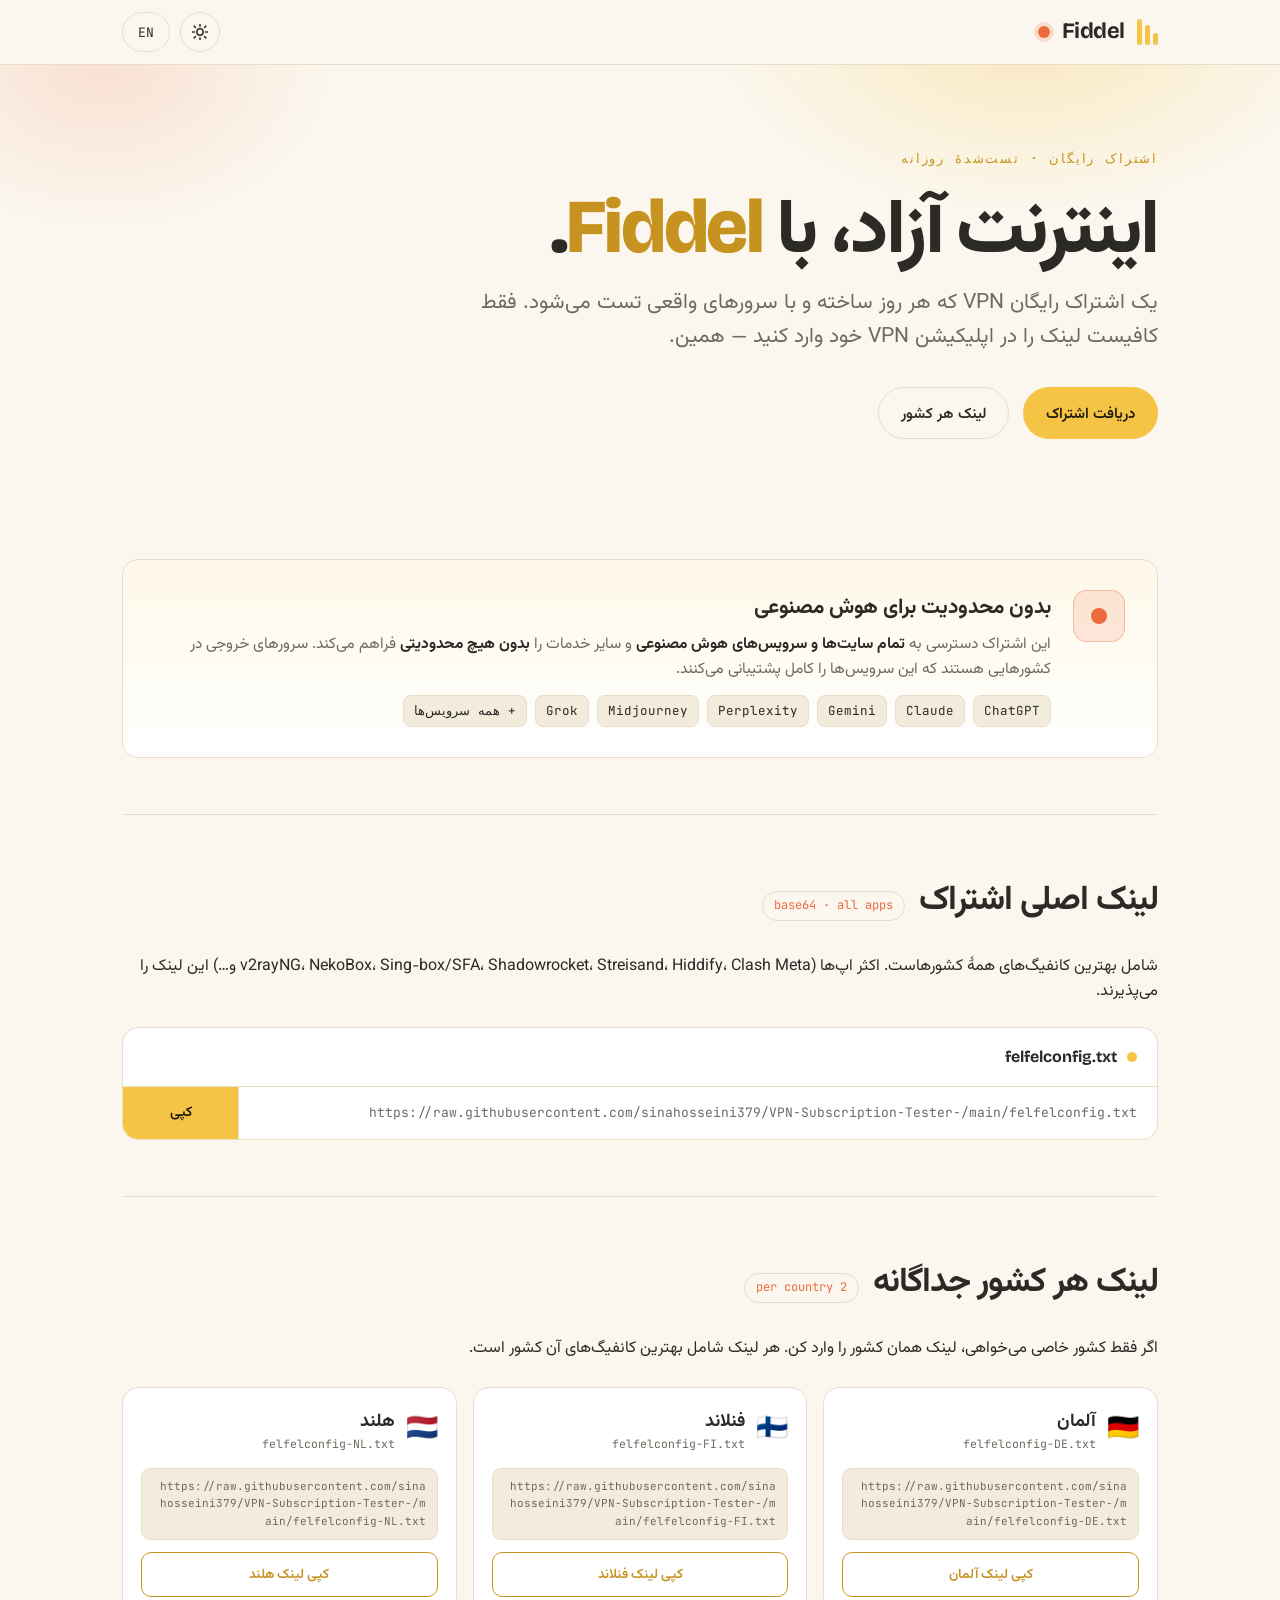
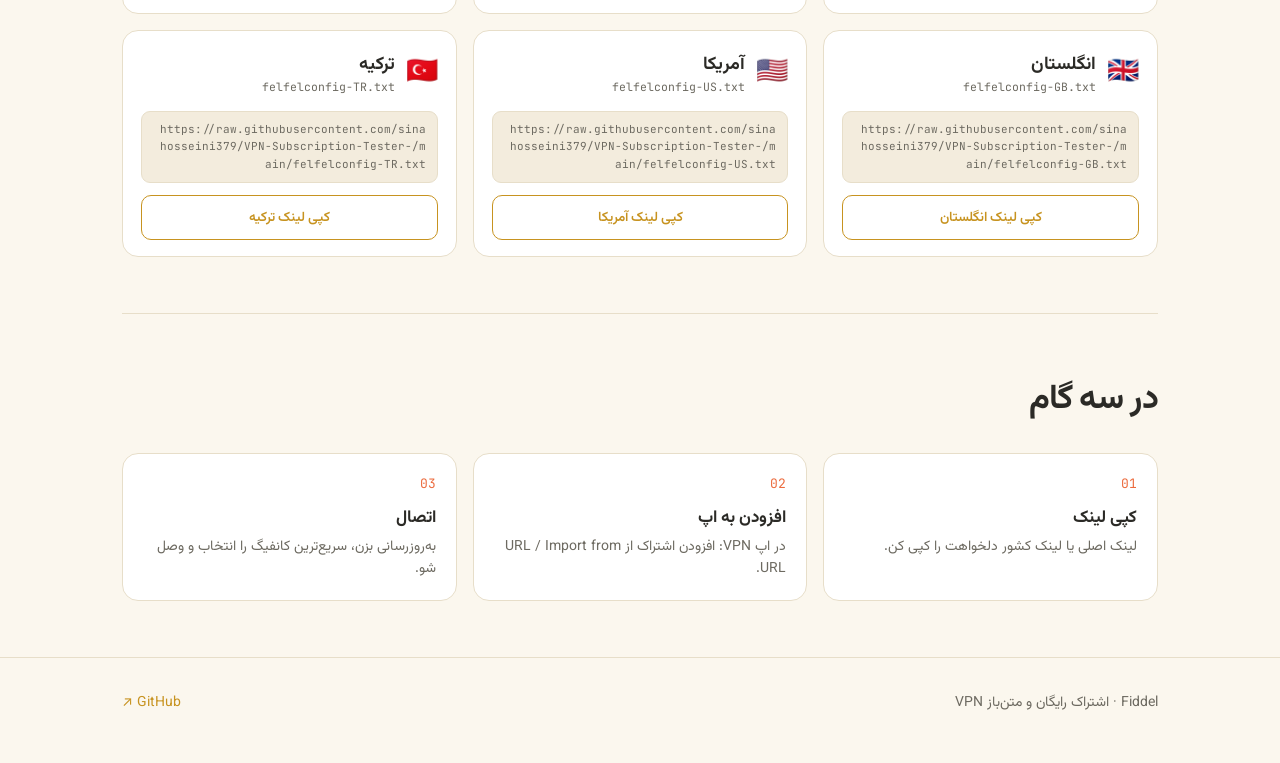
<file: docs/index.html>
<!DOCTYPE html>
<html lang="fa" dir="rtl">
<head>
<meta charset="utf-8">
<meta name="viewport" content="width=device-width, initial-scale=1">
<meta name="color-scheme" content="dark light">
<script>
  // Apply the saved (or OS-preferred) theme before paint to avoid a flash.
  (function () {
    try {
      var t = localStorage.getItem("fiddel_theme");
      if (!t) t = matchMedia("(prefers-color-scheme: light)").matches ? "light" : "dark";
      document.documentElement.setAttribute("data-theme", t);
    } catch (e) {}
  })();
</script>
<title>Fiddel — اشتراک رایگان VPN | Free VPN Subscription</title>
<meta name="description" content="Fiddel — اشتراک رایگان و روزانه VPN، تست‌شده و بهینه. بدون محدودیت برای همه سایت‌های هوش مصنوعی. Free daily-tested VPN subscription, unrestricted access to all AI services.">
<link rel="icon" href="data:image/svg+xml,<svg xmlns='http://www.w3.org/2000/svg' viewBox='0 0 32 32'><circle cx='16' cy='16' r='14' fill='%23F6C445'/><circle cx='11' cy='18' r='4' fill='%23EC6B3E'/></svg>">
<link rel="preconnect" href="https://fonts.googleapis.com">
<link rel="preconnect" href="https://fonts.gstatic.com" crossorigin>
<link href="https://fonts.googleapis.com/css2?family=Bricolage+Grotesque:opsz,wght@12..96,600;12..96,700;12..96,800&family=Inter:wght@400;500;600&family=JetBrains+Mono:wght@400;500&family=Vazirmatn:wght@400;600;700&display=swap" rel="stylesheet">
<link rel="stylesheet" href="style.css">
</head>
<body dir="rtl">

<div class="bar">
  <div class="wrap">
    <div class="brand">
      <span class="crest" aria-hidden="true"><i></i><i></i><i></i></span>
      Fiddel
      <span class="cheek-dot" aria-hidden="true"></span>
    </div>
    <div class="bar-actions">
      <button class="icon-toggle" id="themeToggle" type="button" aria-label="Toggle theme">
        <svg class="ico-sun" viewBox="0 0 24 24" width="18" height="18" fill="none" stroke="currentColor" stroke-width="2" stroke-linecap="round" stroke-linejoin="round" aria-hidden="true"><circle cx="12" cy="12" r="4.2"/><path d="M12 2v2.5M12 19.5V22M4.2 4.2l1.8 1.8M18 18l1.8 1.8M2 12h2.5M19.5 12H22M4.2 19.8 6 18M18 6l1.8-1.8"/></svg>
        <svg class="ico-moon" viewBox="0 0 24 24" width="18" height="18" fill="none" stroke="currentColor" stroke-width="2" stroke-linecap="round" stroke-linejoin="round" aria-hidden="true"><path d="M21 12.8A8.5 8.5 0 1 1 11.2 3a6.6 6.6 0 0 0 9.8 9.8Z"/></svg>
      </button>
      <button class="lang-toggle" id="langToggle" type="button">
        <span class="lang-fa">EN</span><span class="lang-en">فارسی</span>
      </button>
    </div>
  </div>
</div>

<header class="hero">
  <div class="wrap">
    <p class="eyebrow lang-fa">اشتراک رایگان · تست‌شدهٔ روزانه</p>
    <p class="eyebrow lang-en">Free subscription · tested daily</p>

    <h1 class="lang-fa">اینترنت آزاد، با <span class="fid">Fiddel</span>.</h1>
    <h1 class="lang-en">A free internet, with <span class="fid">Fiddel</span>.</h1>

    <p class="lead lang-fa">یک اشتراک رایگان VPN که هر روز ساخته و با سرورهای واقعی تست می‌شود. فقط کافیست لینک را در اپلیکیشن VPN خود وارد کنید — همین.</p>
    <p class="lead lang-en">A free VPN subscription, rebuilt and live-tested every day against real servers. Just paste one link into your VPN app — that's it.</p>

    <div class="cta-row">
      <a class="btn btn-primary" href="#get"><span class="lang-fa">دریافت اشتراک</span><span class="lang-en">Get the subscription</span></a>
      <a class="btn btn-ghost" href="#countries"><span class="lang-fa">لینک هر کشور</span><span class="lang-en">Per-country links</span></a>
    </div>
  </div>
</header>

<main class="wrap">

  <!-- AI pledge — the signature moment -->
  <section class="block" style="border-top:none">
    <div class="pledge">
      <div class="mark" aria-hidden="true"><span></span></div>
      <div>
        <h3 class="lang-fa">بدون محدودیت برای هوش مصنوعی</h3>
        <h3 class="lang-en">No limits for AI</h3>
        <p class="lang-fa">این اشتراک دسترسی به <strong>تمام سایت‌ها و سرویس‌های هوش مصنوعی</strong> و سایر خدمات را <strong>بدون هیچ محدودیتی</strong> فراهم می‌کند. سرورهای خروجی در کشورهایی هستند که این سرویس‌ها را کامل پشتیبانی می‌کنند.</p>
        <p class="lang-en">This subscription gives <strong>unrestricted access to every AI site and service</strong> — and everything else — <strong>with no limitations</strong>. Exit servers sit in countries where these services are fully supported.</p>
        <div class="chips" aria-hidden="true">
          <span class="chip">ChatGPT</span>
          <span class="chip">Claude</span>
          <span class="chip">Gemini</span>
          <span class="chip">Perplexity</span>
          <span class="chip">Midjourney</span>
          <span class="chip">Grok</span>
          <span class="chip">+ همه سرویس‌ها</span>
        </div>
      </div>
    </div>
  </section>

  <!-- master link -->
  <section class="block" id="get">
    <div class="section-head">
      <h2 class="lang-fa">لینک اصلی اشتراک</h2>
      <h2 class="lang-en">Main subscription link</h2>
      <span class="tag">base64 · all apps</span>
    </div>
    <p class="lead lang-fa" style="font-size:16px;margin-bottom:22px">شامل بهترین کانفیگ‌های همهٔ کشورهاست. اکثر اپ‌ها (v2rayNG، NekoBox، Sing-box/SFA، Shadowrocket، Streisand، Hiddify، Clash Meta و…) این لینک را می‌پذیرند.</p>
    <p class="lead lang-en" style="font-size:16px;margin-bottom:22px">Contains the best configs across all countries. Most apps (v2rayNG, NekoBox, Sing-box/SFA, Shadowrocket, Streisand, Hiddify, Clash Meta, …) accept this link.</p>

    <div class="linkbox">
      <div class="lb-head">
        <span class="cheek-dot" aria-hidden="true"></span>
        <strong>felfelconfig.txt</strong>
      </div>
      <div class="lb-body">
        <div class="url" id="mainUrl"></div>
        <button class="copy-btn" type="button" data-target="mainUrl">
          <span class="lang-fa">کپی</span><span class="lang-en">Copy</span>
        </button>
      </div>
    </div>
  </section>

  <!-- countries -->
  <section class="block" id="countries">
    <div class="section-head">
      <h2 class="lang-fa">لینک هر کشور جداگانه</h2>
      <h2 class="lang-en">Per-country links</h2>
      <span class="tag" id="cfgPerCountry">2 per country</span>
    </div>
    <p class="lead lang-fa" style="font-size:16px;margin-bottom:26px">اگر فقط کشور خاصی می‌خواهی، لینک همان کشور را وارد کن. هر لینک شامل بهترین کانفیگ‌های آن کشور است.</p>
    <p class="lead lang-en" style="font-size:16px;margin-bottom:26px">Want just one country? Use its link — each holds that country's best configs.</p>

    <div class="grid" id="countryGrid"></div>
  </section>

  <!-- how to -->
  <section class="block">
    <div class="section-head">
      <h2 class="lang-fa">در سه گام</h2>
      <h2 class="lang-en">In three steps</h2>
    </div>
    <div class="steps">
      <div class="step">
        <div class="n">01</div>
        <h4 class="lang-fa">کپی لینک</h4><h4 class="lang-en">Copy a link</h4>
        <p class="lang-fa">لینک اصلی یا لینک کشور دلخواهت را کپی کن.</p>
        <p class="lang-en">Copy the main link or a country link above.</p>
      </div>
      <div class="step">
        <div class="n">02</div>
        <h4 class="lang-fa">افزودن به اپ</h4><h4 class="lang-en">Add to your app</h4>
        <p class="lang-fa">در اپ VPN: افزودن اشتراک از URL / Import from URL.</p>
        <p class="lang-en">In your VPN app: Add subscription from URL / Import from URL.</p>
      </div>
      <div class="step">
        <div class="n">03</div>
        <h4 class="lang-fa">اتصال</h4><h4 class="lang-en">Connect</h4>
        <p class="lang-fa">به‌روزرسانی بزن، سریع‌ترین کانفیگ را انتخاب و وصل شو.</p>
        <p class="lang-en">Update, pick the fastest config, and connect.</p>
      </div>
    </div>
  </section>
</main>

<footer>
  <div class="wrap">
    <span class="lang-fa">Fiddel · اشتراک رایگان و متن‌باز VPN</span>
    <span class="lang-en">Fiddel · free & open-source VPN subscription</span>
    <a href="https://github.com/sinahosseini379/VPN-Subscription-Tester-" target="_blank" rel="noopener">GitHub ↗</a>
  </div>
</footer>

<div class="toast" id="toast" role="status" aria-live="polite"></div>
<script src="app.js"></script>
</body>
</html>
</file>
<file: docs/style.css>
/* Fiddel — cockatiel-plumage theme
   crest #F6C445 · cheek #EC6B3E · body-grey #26282D · wing #F3F0EA
   Dark is the default; a light theme is applied via [data-theme="light"]. */

:root {
  /* brand constants (identical across themes) */
  --crest: #F6C445;
  --crest-dim: #d8a92c;
  --cheek: #EC6B3E;
  --ok: #35b87d;
  --btn-ink: #201c10;         /* text on the yellow buttons */

  /* dark theme surfaces */
  --bg: #26282D;
  --bg-soft: #2F3238;
  --card: #313439;
  --line: #3E424A;
  --text: #F3F0EA;
  --muted: #A7ABB3;
  --hero-glow-1: rgba(246, 196, 69, 0.16);
  --hero-glow-2: rgba(236, 106, 62, 0.12);
  --pledge-tint: rgba(246, 196, 69, 0.06);
  --shadow: 0 12px 30px rgba(0, 0, 0, 0.35);
  --toast-bg: #F3F0EA;
  --toast-ink: #201c10;

  --radius: 16px;
  --maxw: 1080px;
  --ff-display: "Bricolage Grotesque", "Vazirmatn", system-ui, sans-serif;
  --ff-body: "Inter", "Vazirmatn", system-ui, sans-serif;
  --ff-mono: "JetBrains Mono", ui-monospace, monospace;
}

:root[data-theme="light"] {
  --bg: #FBF7EE;             /* warm off-white, like wing feathers */
  --bg-soft: #F3ECDD;
  --card: #FFFFFF;
  --line: #E7DEC9;
  --text: #2B2A26;
  --muted: #6D6A61;
  --crest-dim: #C79320;
  --hero-glow-1: rgba(246, 196, 69, 0.30);
  --hero-glow-2: rgba(236, 106, 62, 0.16);
  --pledge-tint: rgba(246, 196, 69, 0.12);
  --shadow: 0 12px 30px rgba(60, 45, 10, 0.12);
  --toast-bg: #2B2A26;
  --toast-ink: #FBF7EE;
}

* { box-sizing: border-box; }

html { scroll-behavior: smooth; -webkit-text-size-adjust: 100%; }

body {
  margin: 0;
  background: var(--bg);
  color: var(--text);
  font-family: var(--ff-body);
  line-height: 1.6;
  -webkit-font-smoothing: antialiased;
  overflow-x: hidden;
  transition: background .3s ease, color .3s ease;
}

body[dir="rtl"] { font-family: "Vazirmatn", var(--ff-body); }

@media (prefers-reduced-motion: reduce) {
  html { scroll-behavior: auto; }
  * { animation: none !important; transition: none !important; }
}

a { color: inherit; }

.wrap { width: 100%; max-width: var(--maxw); margin: 0 auto; padding: 0 22px; }

/* ---- top bar ---- */
.bar {
  position: sticky; top: 0; z-index: 20;
  background: color-mix(in srgb, var(--bg) 82%, transparent);
  backdrop-filter: blur(10px);
  border-bottom: 1px solid var(--line);
}
.bar .wrap { display: flex; align-items: center; justify-content: space-between; height: 64px; }
.brand { display: flex; align-items: center; gap: 12px; font-family: var(--ff-display); font-weight: 700; font-size: 22px; letter-spacing: -0.02em; }
.brand .cheek-dot { width: 12px; height: 12px; border-radius: 50%; background: var(--cheek); box-shadow: 0 0 0 4px rgba(236,106,62,0.18); }

.bar-actions { display: flex; align-items: center; gap: 10px; }

/* crest mark: three ascending feather strokes */
.crest { display: inline-flex; align-items: flex-end; gap: 3px; height: 26px; }
.crest i { display: block; width: 5px; border-radius: 3px; background: var(--crest); }
.crest i:nth-child(1) { height: 12px; }
.crest i:nth-child(2) { height: 20px; }
.crest i:nth-child(3) { height: 26px; }

.lang-toggle {
  font-family: var(--ff-mono); font-size: 13px; cursor: pointer;
  background: transparent; color: var(--text);
  border: 1px solid var(--line); border-radius: 999px;
  padding: 8px 15px; min-height: 40px; transition: border-color .2s, color .2s;
}
.lang-toggle:hover { border-color: var(--crest); color: var(--crest-dim); }
.lang-toggle:focus-visible { outline: 2px solid var(--crest); outline-offset: 2px; }

.icon-toggle {
  display: grid; place-items: center; width: 40px; height: 40px;
  background: transparent; color: var(--text); cursor: pointer;
  border: 1px solid var(--line); border-radius: 999px;
  transition: border-color .2s, color .2s;
}
.icon-toggle:hover { border-color: var(--crest); color: var(--crest-dim); }
.icon-toggle:focus-visible { outline: 2px solid var(--crest); outline-offset: 2px; }
/* show the icon for the theme you can switch TO */
.ico-sun { display: none; }
.ico-moon { display: block; }
:root[data-theme="light"] .ico-sun { display: block; }
:root[data-theme="light"] .ico-moon { display: none; }

/* ---- hero ---- */
.hero { position: relative; overflow: hidden; padding: 84px 0 64px; }
.hero::before {
  content: ""; position: absolute; inset: 0;
  background:
    radial-gradient(520px 320px at 80% -10%, var(--hero-glow-1), transparent 60%),
    radial-gradient(420px 300px at 8% 0%, var(--hero-glow-2), transparent 55%);
  pointer-events: none;
}
.hero .wrap { position: relative; }
.hero > .wrap > * { animation: rise .6s cubic-bezier(.2,.7,.2,1) both; }
.hero .eyebrow { animation-delay: .02s; }
.hero h1 { animation-delay: .08s; }
.hero p.lead { animation-delay: .16s; }
.hero .cta-row { animation-delay: .24s; }
@keyframes rise { from { opacity: 0; transform: translateY(14px); } to { opacity: 1; transform: none; } }

.eyebrow {
  font-family: var(--ff-mono); font-size: 13px; letter-spacing: 0.14em;
  text-transform: uppercase; color: var(--crest-dim); margin: 0 0 18px;
}
.hero h1 {
  font-family: var(--ff-display); font-weight: 800;
  font-size: clamp(38px, 7vw, 76px); line-height: 1.03;
  letter-spacing: -0.03em; margin: 0 0 20px; max-width: 15ch;
}
.hero h1 .fid { color: var(--crest-dim); }
.hero p.lead { font-size: clamp(16px, 2.2vw, 21px); color: var(--muted); max-width: 60ch; margin: 0 0 34px; }
.cta-row { display: flex; flex-wrap: wrap; gap: 14px; }

.btn {
  display: inline-flex; align-items: center; justify-content: center; gap: 9px;
  font-family: var(--ff-body); font-weight: 600; font-size: 15px;
  border-radius: 999px; padding: 13px 22px; min-height: 48px; cursor: pointer;
  border: 1px solid transparent; text-decoration: none; transition: transform .06s, background .2s, border-color .2s, color .2s;
}
.btn:active { transform: translateY(1px); }
.btn:focus-visible { outline: 2px solid var(--crest); outline-offset: 3px; }
.btn-primary { background: var(--crest); color: var(--btn-ink); }
.btn-primary:hover { background: #ffd25a; }
.btn-ghost { background: transparent; color: var(--text); border-color: var(--line); }
.btn-ghost:hover { border-color: var(--crest); color: var(--crest-dim); }

/* ---- section scaffolding ---- */
section.block { padding: 56px 0; border-top: 1px solid var(--line); }
.section-head { display: flex; align-items: baseline; gap: 14px; margin: 0 0 28px; flex-wrap: wrap; }
.section-head h2 {
  font-family: var(--ff-display); font-weight: 700;
  font-size: clamp(23px, 3.4vw, 34px); letter-spacing: -0.02em; margin: 0;
}
.section-head .tag {
  font-family: var(--ff-mono); font-size: 12px; color: var(--cheek);
  border: 1px solid var(--line); border-radius: 999px; padding: 4px 11px;
}

/* ---- AI pledge banner (signature moment) ---- */
.pledge {
  position: relative; border: 1px solid var(--line); border-radius: var(--radius);
  background: linear-gradient(180deg, var(--pledge-tint), transparent), var(--card);
  padding: 30px 32px; display: flex; gap: 22px; align-items: flex-start;
}
.pledge .mark {
  flex: none; width: 52px; height: 52px; border-radius: 14px;
  display: grid; place-items: center; background: rgba(236,106,62,0.14);
  border: 1px solid rgba(236,106,62,0.35);
}
.pledge .mark span { width: 16px; height: 16px; border-radius: 50%; background: var(--cheek); }
.pledge h3 { font-family: var(--ff-display); font-size: 21px; margin: 0 0 8px; }
.pledge p { margin: 0; color: var(--muted); font-size: 15.5px; }
.pledge strong { color: var(--text); }
.pledge .chips { display: flex; flex-wrap: wrap; gap: 8px; margin-top: 14px; }
.pledge .chip {
  font-family: var(--ff-mono); font-size: 12.5px; color: var(--text);
  background: var(--bg-soft); border: 1px solid var(--line);
  border-radius: 8px; padding: 5px 10px;
}

/* ---- master link ---- */
.linkbox { border: 1px solid var(--line); border-radius: var(--radius); background: var(--card); overflow: hidden; }
.linkbox .lb-head { display: flex; align-items: center; gap: 10px; padding: 16px 20px; border-bottom: 1px solid var(--line); }
.linkbox .lb-head .cheek-dot { width: 10px; height: 10px; border-radius: 50%; background: var(--crest); }
.linkbox .lb-head strong { font-family: var(--ff-display); font-size: 16px; }
.linkbox .lb-body { display: flex; align-items: stretch; gap: 0; flex-wrap: wrap; }
.url {
  flex: 1; min-width: 240px; font-family: var(--ff-mono); font-size: 13px;
  color: var(--muted); padding: 16px 20px; word-break: break-all; user-select: all;
  display: flex; align-items: center;
}
.copy-btn {
  font-family: var(--ff-body); font-weight: 600; font-size: 14px; cursor: pointer;
  border: none; border-inline-start: 1px solid var(--line);
  background: var(--crest); color: var(--btn-ink); padding: 0 24px; min-width: 116px; min-height: 52px;
  transition: background .2s;
}
.copy-btn:hover { background: #ffd25a; }
.copy-btn.copied { background: var(--ok); color: #fff; }
.copy-btn:focus-visible { outline: 2px solid var(--crest-dim); outline-offset: -3px; }

/* ---- country grid ---- */
.grid { display: grid; grid-template-columns: repeat(3, 1fr); gap: 16px; }
.country {
  border: 1px solid var(--line); border-radius: var(--radius); background: var(--card);
  padding: 18px 18px 16px; transition: border-color .2s, transform .12s, box-shadow .2s;
}
.country:hover { border-color: var(--crest-dim); transform: translateY(-2px); box-shadow: var(--shadow); }
.country .c-top { display: flex; align-items: center; gap: 11px; margin-bottom: 14px; }
.country .flag { font-size: 26px; line-height: 1; }
.country .c-name { font-family: var(--ff-display); font-weight: 700; font-size: 18px; }
.country .c-sub { font-family: var(--ff-mono); font-size: 11.5px; color: var(--muted); }
.country .c-url { font-family: var(--ff-mono); font-size: 11px; color: var(--muted); word-break: break-all; background: var(--bg-soft); border: 1px solid var(--line); border-radius: 9px; padding: 9px 11px; margin-bottom: 12px; min-height: 58px; }
.country .copy-sm {
  width: 100%; font-family: var(--ff-body); font-weight: 600; font-size: 13.5px; cursor: pointer;
  background: transparent; color: var(--crest-dim); border: 1px solid var(--crest-dim);
  border-radius: 10px; padding: 11px; min-height: 44px; transition: background .2s, color .2s, border-color .2s;
}
.country .copy-sm:hover { background: var(--crest); color: var(--btn-ink); border-color: var(--crest); }
.country .copy-sm.copied { background: var(--ok); border-color: var(--ok); color: #fff; }
.country .copy-sm:focus-visible { outline: 2px solid var(--crest); outline-offset: 2px; }

/* ---- steps ---- */
.steps { display: grid; grid-template-columns: repeat(3, 1fr); gap: 16px; counter-reset: step; }
.step { border: 1px solid var(--line); border-radius: var(--radius); padding: 20px; background: var(--card); }
.step .n { font-family: var(--ff-mono); font-size: 13px; color: var(--cheek); margin-bottom: 8px; }
.step h4 { font-family: var(--ff-display); margin: 0 0 6px; font-size: 17px; }
.step p { margin: 0; color: var(--muted); font-size: 14px; }

/* ---- footer ---- */
footer { border-top: 1px solid var(--line); padding: 34px 0 48px; color: var(--muted); font-size: 14px; }
footer .wrap { display: flex; align-items: center; justify-content: space-between; flex-wrap: wrap; gap: 14px; }
footer a { color: var(--crest-dim); text-decoration: none; }
footer a:hover { text-decoration: underline; }

/* ---- toast ---- */
.toast {
  position: fixed; bottom: 24px; inset-inline-end: 24px; z-index: 50;
  background: var(--toast-bg); color: var(--toast-ink); font-weight: 600; font-size: 14px;
  padding: 12px 18px; border-radius: 12px; box-shadow: var(--shadow);
  opacity: 0; transform: translateY(10px); transition: opacity .25s, transform .25s; pointer-events: none;
}
.toast.show { opacity: 1; transform: translateY(0); }

/* ---- language visibility ---- */
.lang-en { display: none; }
html[lang="en"] .lang-fa { display: none; }
html[lang="en"] .lang-en { display: revert; }

/* ---- responsive ---- */
@media (max-width: 900px) {
  .grid { grid-template-columns: repeat(2, 1fr); }
}
@media (max-width: 780px) {
  .wrap { padding: 0 18px; }
  section.block { padding: 44px 0; }
  .steps { grid-template-columns: 1fr; }
  .pledge { flex-direction: column; gap: 16px; padding: 26px 22px; }
  .hero { padding: 56px 0 44px; }
}
@media (max-width: 560px) {
  .grid { grid-template-columns: 1fr; }
  .bar .wrap { height: 58px; }
  .brand { font-size: 19px; gap: 9px; }
  .cta-row { flex-direction: column; align-items: stretch; }
  .cta-row .btn { width: 100%; }
  /* stack the master link: URL on top, full-width copy button below */
  .linkbox .lb-body { flex-direction: column; }
  .url { min-width: 0; padding: 14px 18px; }
  .copy-btn { border-inline-start: none; border-top: 1px solid var(--line); width: 100%; padding: 14px; }
  .section-head { gap: 10px; }
  .toast { inset-inline: 16px; inset-inline-end: 16px; text-align: center; bottom: 16px; }
}
@media (max-width: 380px) {
  .lang-toggle { padding: 8px 12px; }
  .brand .cheek-dot { display: none; }
}
</file>
